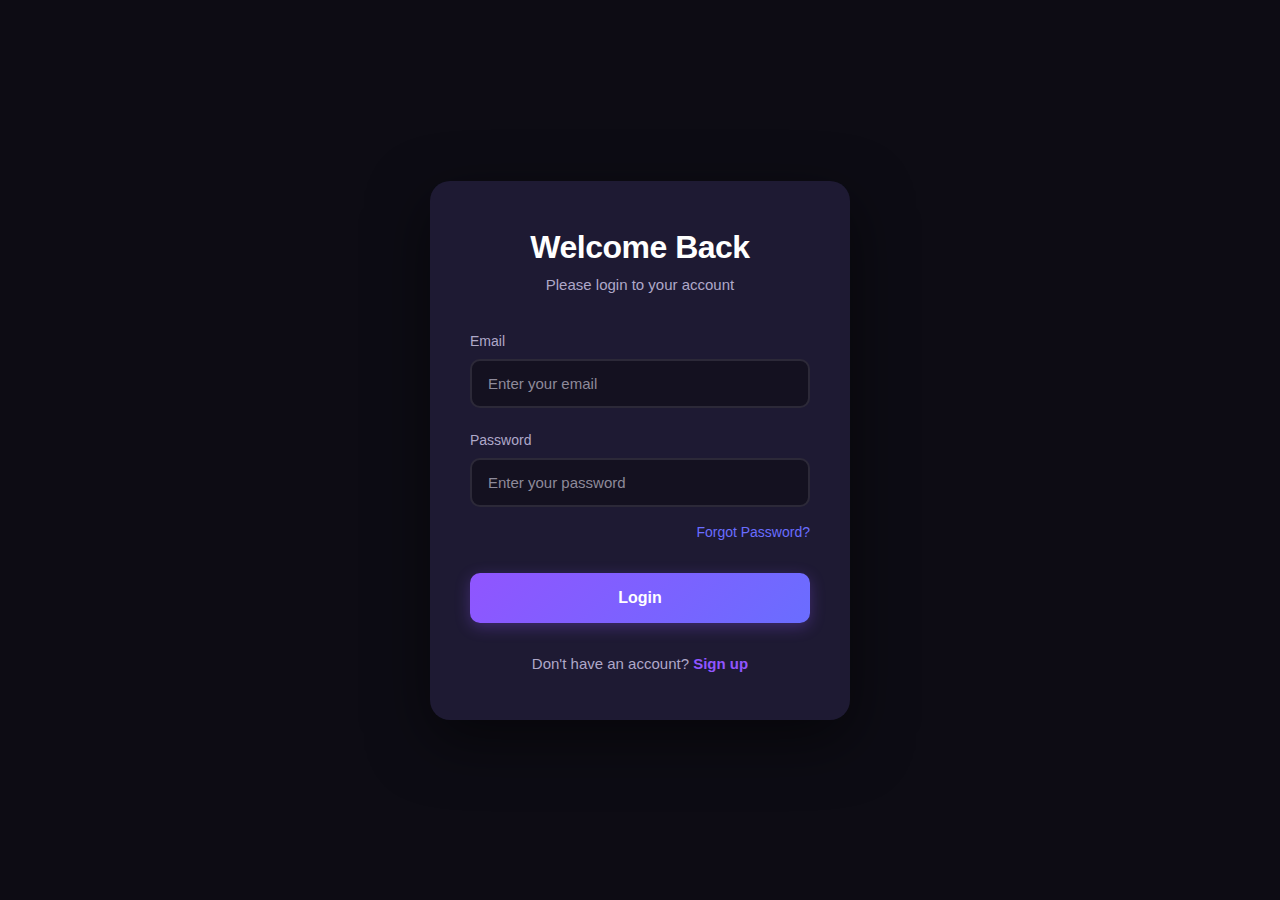
<file: login.html>
<!DOCTYPE html>
<html lang="en">
<head>
  <meta charset="UTF-8">
  <meta name="viewport" content="width=device-width, initial-scale=1.0">
  <title>Login Page</title>
  <link rel="stylesheet" href="login.css">
</head>
<body>
  <div class="container">
    <div class="login-box">
      <h1>Welcome Back</h1>
      <p class="subtitle">Please login to your account</p>
      
      <form id="loginForm">
        <div class="input-group">
          <label for="email">Email</label>
          <input type="email" id="email" placeholder="Enter your email" required>
        </div>
        
        <div class="input-group">
          <label for="password">Password</label>
          <input type="password" id="password" placeholder="Enter your password" required>
        </div>
        
        <div class="forgot-password">
          <a href="#">Forgot Password?</a>
        </div>
        
        <button type="submit" class="login-btn">Login</button>
      </form>
      
      <div class="signup-link">
        Don't have an account? <a href="#">Sign up</a>
      </div>
      
      <div id="message" class="message"></div>
    </div>
  </div>
  
  <script src="script.js"></script>
</body>
</html>
</file>
<file: login.css>
:root {
  --dark-background: #0D0C14; 
  --ui-background: #1E1A33;
  --accent-primary: #9055FF;
  --accent-secondary: #6A6DFF;
  --text-primary: #FFFFFF;
  --text-secondary: #AFA8C9;
  --text-muted: #8E8A9A;
}

* {
  margin: 0;
  padding: 0;
  box-sizing: border-box;
}

body {
  font-family: -apple-system, BlinkMacSystemFont, 'Segoe UI', Roboto, Oxygen, Ubuntu, Cantarell, sans-serif;
  background-color: var(--dark-background);
  color: var(--text-primary);
  min-height: 100vh;
  display: flex;
  align-items: center;
  justify-content: center;
  padding: 20px;
}

.container {
  width: 100%;
  max-width: 420px;
}

.login-box {
  background-color: var(--ui-background);
  padding: 48px 40px;
  border-radius: 20px;
  box-shadow: 0 20px 60px rgba(0, 0, 0, 0.5);
}

h1 {
  color: var(--text-primary);
  font-size: 32px;
  font-weight: 700;
  margin-bottom: 10px;
  text-align: center;
  letter-spacing: -0.5px;
}

.subtitle {
  color: var(--text-secondary);
  font-size: 15px;
  text-align: center;
  margin-bottom: 40px;
  font-weight: 400;
}

.input-group {
  margin-bottom: 24px;
}

label {
  display: block;
  color: var(--text-secondary);
  font-size: 14px;
  font-weight: 500;
  margin-bottom: 10px;
}

input {
  width: 100%;
  padding: 14px 16px;
  background-color: rgba(13, 12, 20, 0.6);
  border: 2px solid rgba(143, 138, 154, 0.2);
  border-radius: 10px;
  color: var(--text-primary);
  font-size: 15px;
  font-weight: 400;
  transition: all 0.3s ease;
}

input:focus {
  outline: none;
  border-color: var(--accent-primary);
  background-color: rgba(13, 12, 20, 0.8);
  box-shadow: 0 0 0 4px rgba(144, 85, 255, 0.1);
}

input::placeholder {
  color: var(--text-muted);
  font-weight: 400;
}

.forgot-password {
  text-align: right;
  margin-top: -8px;
  margin-bottom: 32px;
}

.forgot-password a {
  color: var(--accent-secondary);
  text-decoration: none;
  font-size: 14px;
  font-weight: 500;
  transition: color 0.2s ease;
}

.forgot-password a:hover {
  color: var(--accent-primary);
}

.login-btn {
  width: 100%;
  padding: 16px;
  background: linear-gradient(135deg, var(--accent-primary) 0%, var(--accent-secondary) 100%);
  border: none;
  border-radius: 10px;
  color: var(--text-primary);
  font-size: 16px;
  font-weight: 600;
  cursor: pointer;
  transition: all 0.3s ease;
  box-shadow: 0 4px 15px rgba(144, 85, 255, 0.3);
}

.login-btn:hover {
  transform: translateY(-2px);
  box-shadow: 0 8px 25px rgba(144, 85, 255, 0.5);
}

.login-btn:active {
  transform: translateY(0);
  box-shadow: 0 4px 15px rgba(144, 85, 255, 0.3);
}

.signup-link {
  text-align: center;
  margin-top: 32px;
  color: var(--text-secondary);
  font-size: 15px;
  font-weight: 400;
}

.signup-link a {
  color: var(--accent-primary);
  text-decoration: none;
  font-weight: 600;
  transition: color 0.2s ease;
}

.signup-link a:hover {
  color: var(--accent-secondary);
  text-decoration: underline;
}

.message {
  margin-top: 24px;
  padding: 14px 16px;
  border-radius: 10px;
  text-align: center;
  font-size: 14px;
  font-weight: 500;
  display: none;
}

.message.success {
  background-color: rgba(46, 213, 115, 0.12);
  color: #2ed573;
  border: 2px solid rgba(46, 213, 115, 0.3);
}

.message.error {
  background-color: rgba(255, 71, 87, 0.12);
  color: #ff4757;
  border: 2px solid rgba(255, 71, 87, 0.3);
}

@media (max-width: 480px) {
  .login-box {
    padding: 36px 28px;
  }
  
  h1 {
    font-size: 28px;
  }
  
  .subtitle {
    font-size: 14px;
  }
}
</file>
